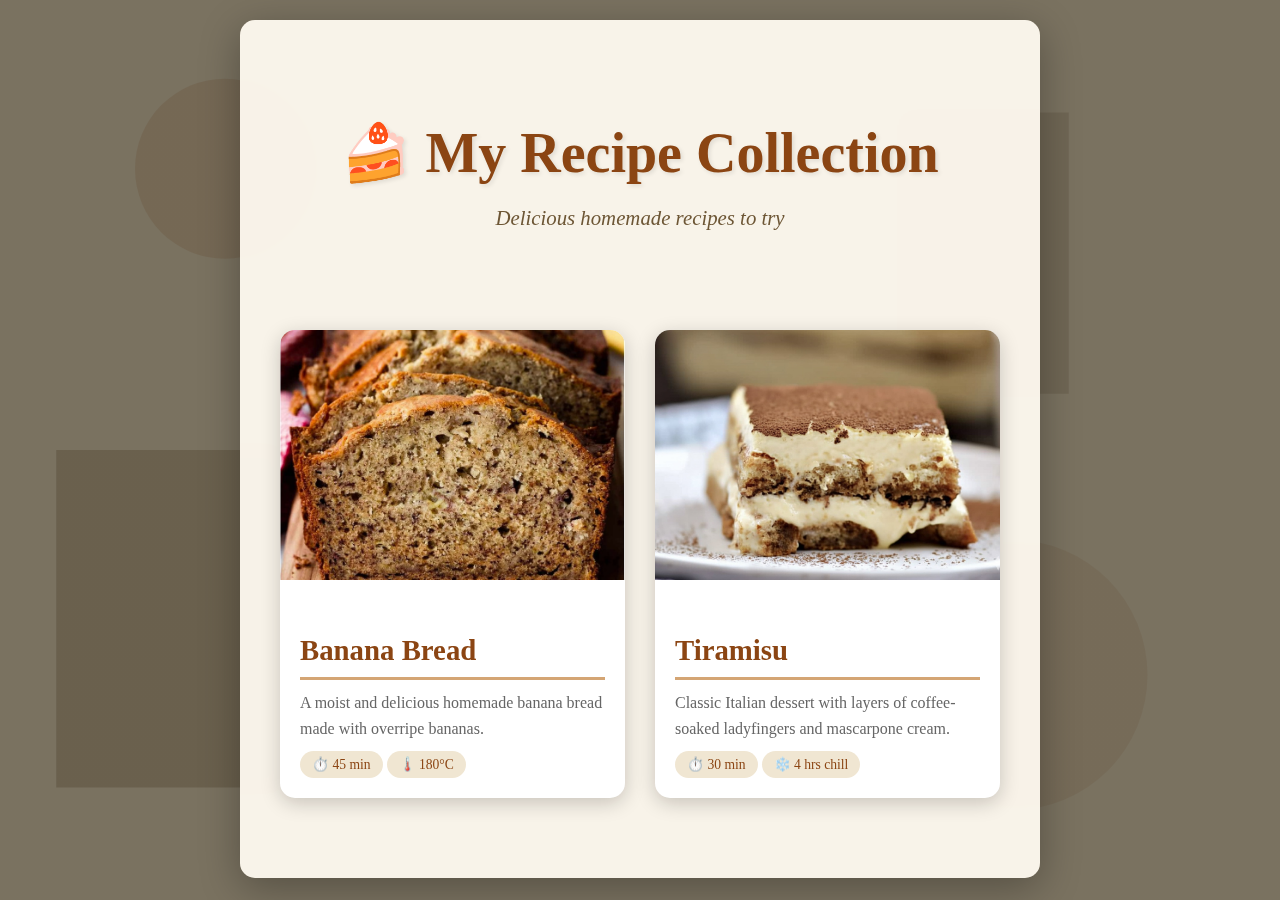
<file: index.html>
<!DOCTYPE html>
<html lang="en">
<head>
    <meta charset="UTF-8">
    <meta name="viewport" content="width=device-width, initial-scale=1.0">
    <title>My Recipe Collection</title>
    <link rel="stylesheet" href="css/styles.css">
    <style>
        .recipe-grid {
            display: grid;
            grid-template-columns: repeat(auto-fit, minmax(300px, 1fr));
            gap: 30px;
            margin: 40px 0;
        }

        .recipe-card {
            background: white;
            border-radius: 15px;
            overflow: hidden;
            box-shadow: 0 5px 20px rgba(0, 0, 0, 0.2);
            transition: transform 0.3s ease, box-shadow 0.3s ease;
            text-decoration: none;
            color: inherit;
        }

        .recipe-card:hover {
            transform: translateY(-5px);
            box-shadow: 0 10px 30px rgba(0, 0, 0, 0.3);
        }

        .recipe-card img {
            width: 100%;
            height: 250px;
            object-fit: cover;
        }

        .recipe-card-content {
            padding: 20px;
        }

        .recipe-card h2 {
            color: #8b4513;
            margin-bottom: 10px;
            font-size: 1.8em;
        }

        .recipe-card p {
            color: #666;
            line-height: 1.6;
        }

        .recipe-tag {
            display: inline-block;
            background: #f0e6d2;
            padding: 5px 12px;
            border-radius: 20px;
            font-size: 0.85em;
            margin-top: 10px;
            color: #8b4513;
        }

        .hero {
            text-align: center;
            padding: 60px 20px;
        }

        .hero h1 {
            font-size: 3.5em;
            color: #8b4513;
            margin-bottom: 20px;
            text-shadow: 2px 2px 4px rgba(0, 0, 0, 0.1);
        }

        .hero p {
            font-size: 1.3em;
            color: #6d5635;
            font-style: italic;
        }
    </style>
</head>
<body>
    <div class="container">
        <div class="hero">
            <h1>🍰 My Recipe Collection</h1>
            <p>Delicious homemade recipes to try</p>
        </div>

        <div class="recipe-grid">
            <a href="recipes/banana-bread.html" class="recipe-card">
                <img src="images/banana_bread.jpg" alt="Banana Bread">
                <div class="recipe-card-content">
                    <h2>Banana Bread</h2>
                    <p>A moist and delicious homemade banana bread made with overripe bananas.</p>
                    <span class="recipe-tag">⏱️ 45 min</span>
                    <span class="recipe-tag">🌡️ 180°C</span>
                </div>
            </a>

            <a href="recipes/tiramisu.html" class="recipe-card">
                <img src="images/tiramisu.jpg" alt="Tiramisu">
                <div class="recipe-card-content">
                    <h2>Tiramisu</h2>
                    <p>Classic Italian dessert with layers of coffee-soaked ladyfingers and mascarpone cream.</p>
                    <span class="recipe-tag">⏱️ 30 min</span>
                    <span class="recipe-tag">❄️ 4 hrs chill</span>
                </div>
            </a>
        </div>
    </div>
</body>
</html>
</file>
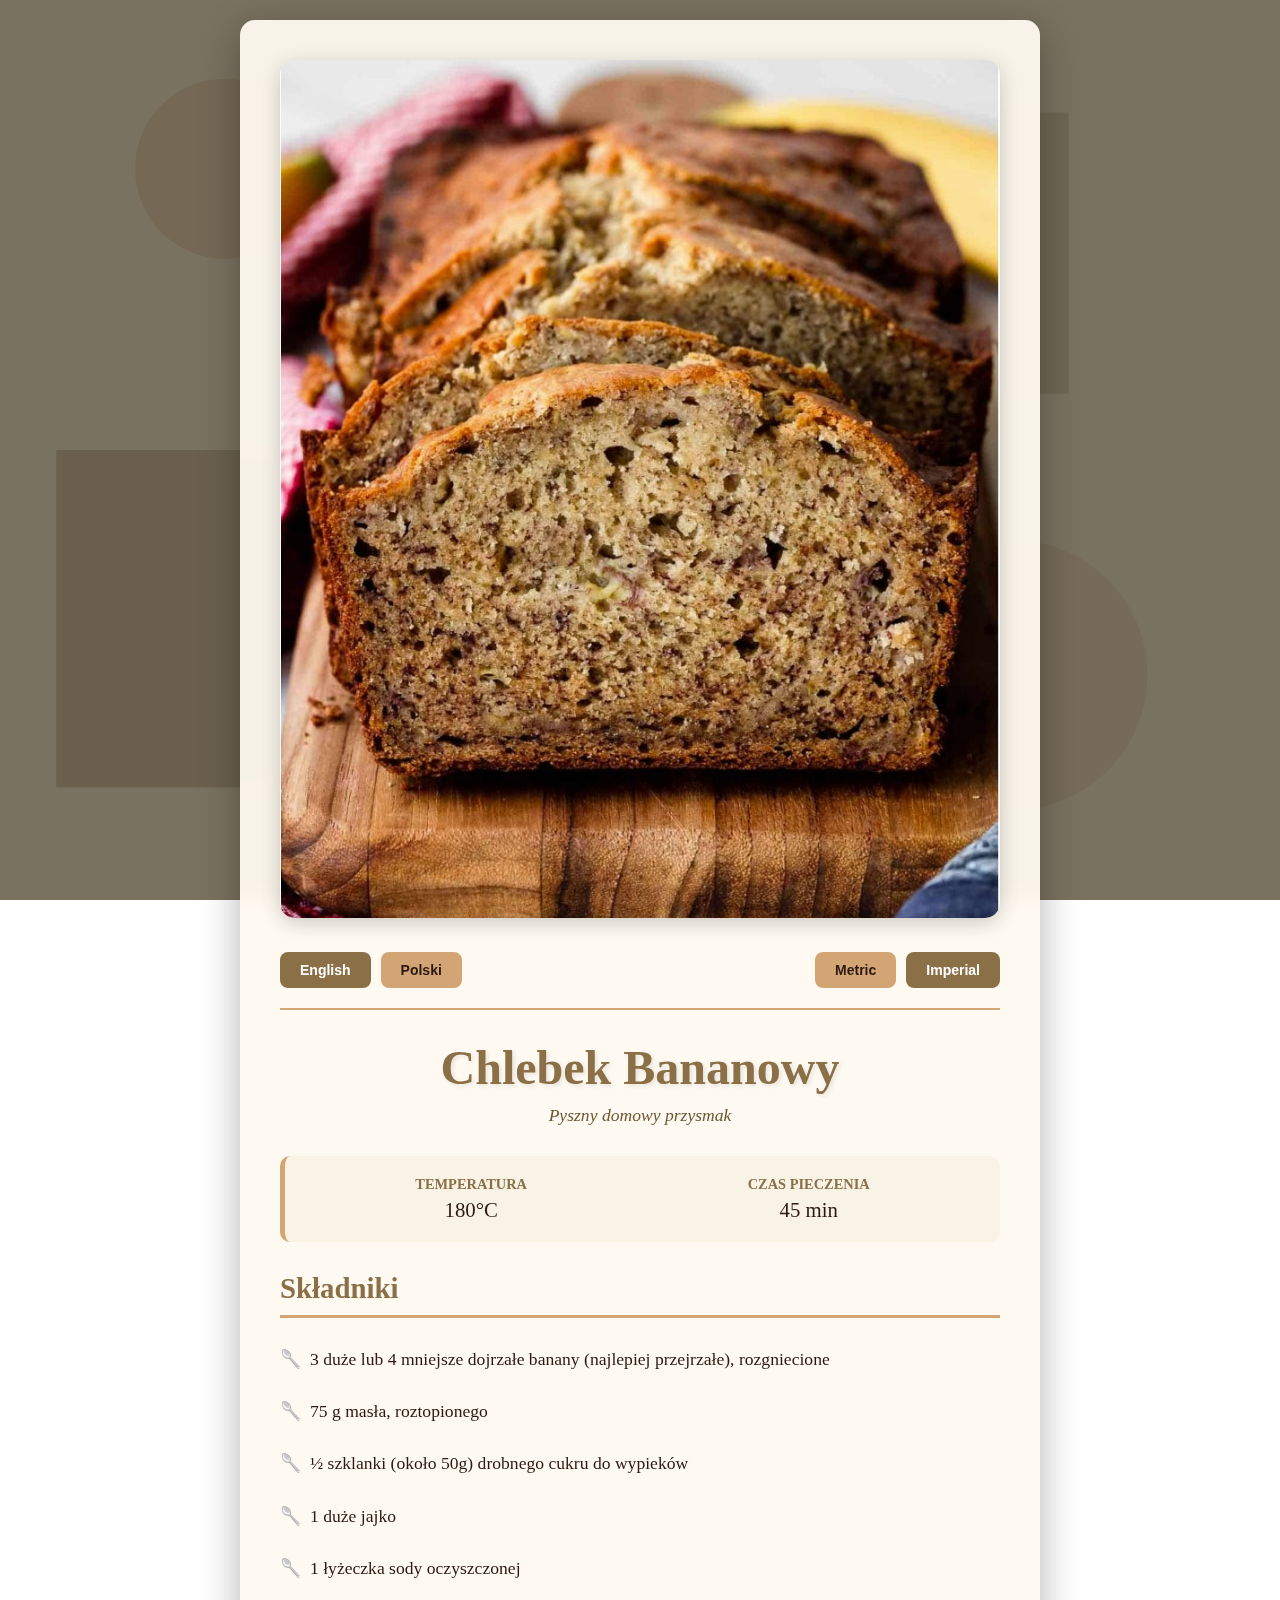
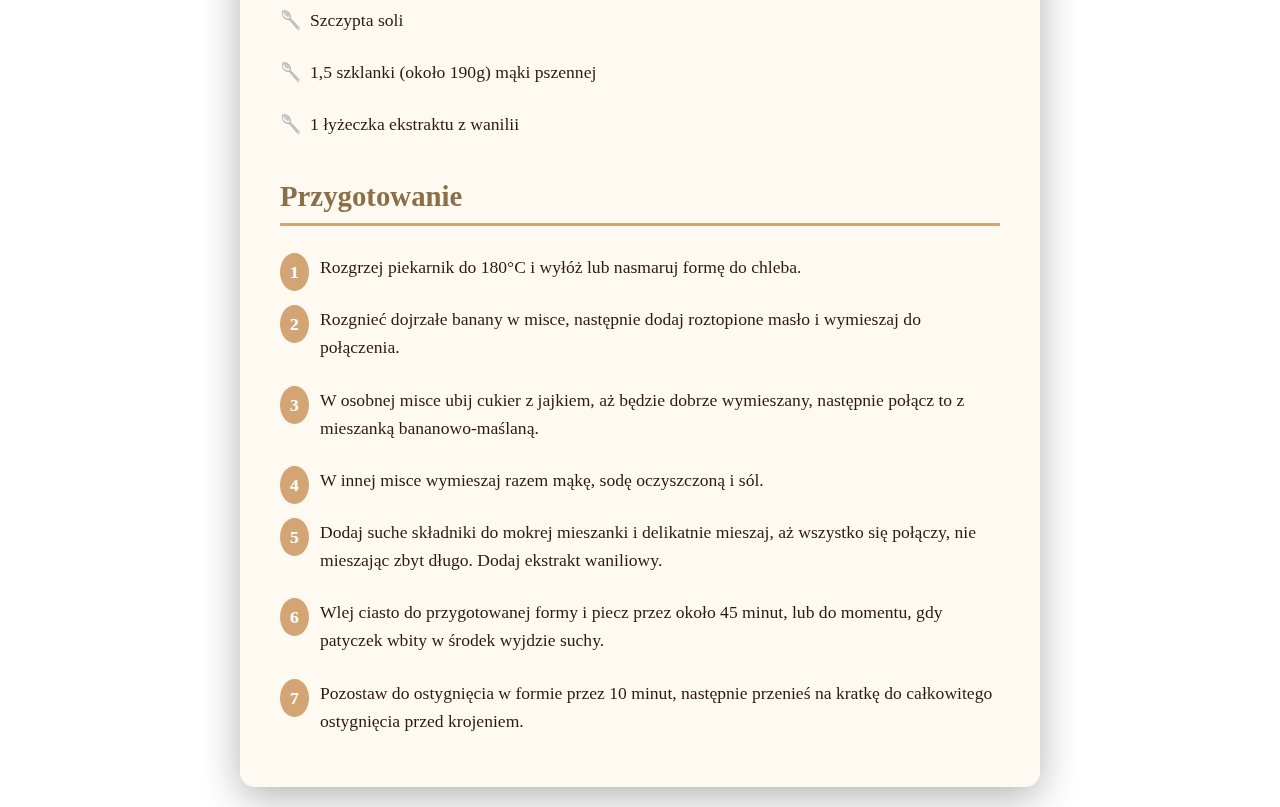
<file: index (1).html>
<!DOCTYPE html>
<html lang="en">
<head>
    <meta charset="UTF-8">
    <meta name="viewport" content="width=device-width, initial-scale=1.0">
    <title>Banana Bread Recipe</title>
    <style>
        * {
            margin: 0;
            padding: 0;
            box-sizing: border-box;
        }

        body {
            font-family: 'Georgia', serif;
            background: linear-gradient(rgba(0, 0, 0, 0.5), rgba(0, 0, 0, 0.5)),
                        url('data:image/svg+xml,<svg xmlns="http://www.w3.org/2000/svg" viewBox="0 0 1200 800"><rect fill="%23f4e4c1" width="1200" height="800"/><circle cx="200" cy="150" r="80" fill="%23d4a574" opacity="0.3"/><circle cx="900" cy="600" r="120" fill="%23d4a574" opacity="0.2"/><rect x="50" y="400" width="200" height="300" fill="%238b6f47" opacity="0.3"/><rect x="800" y="100" width="150" height="250" fill="%238b6f47" opacity="0.2"/></svg>');
            background-size: cover;
            background-attachment: fixed;
            color: #2c1810;
            min-height: 100vh;
            padding: 20px;
        }

        .container {
            max-width: 800px;
            margin: 0 auto;
            background: rgba(255, 250, 240, 0.95);
            padding: 40px;
            border-radius: 15px;
            box-shadow: 0 10px 40px rgba(0, 0, 0, 0.3);
            backdrop-filter: blur(10px);
        }

        .hero-image {
            width: 100%;
            height: auto;
            border-radius: 15px;
            margin-bottom: 30px;
            box-shadow: 0 5px 20px rgba(0, 0, 0, 0.2);
        }

        .controls {
            display: flex;
            justify-content: space-between;
            gap: 15px;
            margin-bottom: 30px;
            padding-bottom: 20px;
            border-bottom: 2px solid #d4a574;
        }

        .control-group {
            display: flex;
            gap: 10px;
            align-items: center;
        }

        button {
            padding: 10px 20px;
            border: none;
            background: #8b6f47;
            color: white;
            border-radius: 8px;
            cursor: pointer;
            font-size: 14px;
            font-weight: bold;
            transition: all 0.3s ease;
            white-space: nowrap;
        }

        button:hover {
            background: #6d5635;
            transform: translateY(-2px);
            box-shadow: 0 4px 8px rgba(0, 0, 0, 0.2);
        }

        button.active {
            background: #d4a574;
            color: #2c1810;
        }

        h1 {
            font-size: 3em;
            color: #8b6f47;
            text-align: center;
            margin-bottom: 10px;
            text-shadow: 2px 2px 4px rgba(0, 0, 0, 0.1);
        }

        .subtitle {
            text-align: center;
            font-style: italic;
            color: #6d5635;
            margin-bottom: 30px;
            font-size: 1.1em;
        }

        h2 {
            font-size: 1.8em;
            color: #8b6f47;
            margin-top: 30px;
            margin-bottom: 15px;
            border-bottom: 3px solid #d4a574;
            padding-bottom: 10px;
        }

        .recipe-info {
            display: flex;
            justify-content: space-around;
            background: #f9f3e6;
            padding: 20px;
            border-radius: 10px;
            margin-bottom: 30px;
            border-left: 5px solid #d4a574;
        }

        .info-item {
            text-align: center;
        }

        .info-item .label {
            font-weight: bold;
            color: #8b6f47;
            font-size: 0.9em;
            text-transform: uppercase;
        }

        .info-item .value {
            font-size: 1.3em;
            color: #2c1810;
            margin-top: 5px;
        }

        ul {
            list-style: none;
            padding-left: 0;
        }

        li {
            padding: 12px 0;
            padding-left: 30px;
            position: relative;
            line-height: 1.6;
            font-size: 1.1em;
        }

        li:before {
            content: "🥄";
            position: absolute;
            left: 0;
        }

        .instructions li {
            counter-increment: step-counter;
            padding-left: 40px;
        }

        .instructions li:before {
            content: counter(step-counter);
            background: #d4a574;
            color: white;
            font-weight: bold;
            padding: 5px 10px;
            border-radius: 50%;
            margin-right: 10px;
            position: absolute;
            left: 0;
        }

        .instructions {
            counter-reset: step-counter;
        }

        @media (max-width: 600px) {
            .container {
                padding: 20px;
            }

            h1 {
                font-size: 2em;
            }

            .recipe-info {
                flex-direction: column;
                gap: 15px;
            }

            button {
                padding: 8px 12px;
                font-size: 12px;
            }

            .control-group {
                gap: 5px;
            }

            .controls {
                gap: 10px;
            }
        }
    </style>
</head>
<body>
    <div class="container">
        <img src="banana_bread.jpg" alt="Sliced banana bread" class="hero-image">

        <div class="controls">
            <div class="control-group">
                <button onclick="setLanguage('en')" id="btn-en">English</button>
                <button onclick="setLanguage('pl')" id="btn-pl" class="active">Polski</button>
            </div>
            <div class="control-group">
                <button onclick="setUnit('metric')" id="btn-metric" class="active">Metric</button>
                <button onclick="setUnit('imperial')" id="btn-imperial">Imperial</button>
            </div>
        </div>

        <h1 id="title">Banana Bread</h1>
        <p class="subtitle" id="subtitle">A delicious homemade treat</p>

        <div class="recipe-info">
            <div class="info-item">
                <div class="label" id="label-temp">Temperature</div>
                <div class="value" id="value-temp">180°C</div>
            </div>
            <div class="info-item">
                <div class="label" id="label-time">Baking Time</div>
                <div class="value" id="value-time">45 min</div>
            </div>
        </div>

        <h2 id="ingredients-title">Ingredients</h2>
        <ul id="ingredients-list"></ul>

        <h2 id="instructions-title">Instructions</h2>
        <ul class="instructions" id="instructions-list"></ul>
    </div>

    <script>
        const translations = {
            en: {
                title: "Banana Bread",
                subtitle: "A delicious homemade treat",
                ingredientsTitle: "Ingredients",
                instructionsTitle: "Instructions",
                labelTemp: "Temperature",
                labelTime: "Baking Time",
                ingredients: {
                    metric: [
                        "3 large or 4 small ripe bananas (preferably overripe), mashed",
                        "75 g melted butter",
                        "½ glass (about 50g) fine sugar for baking",
                        "1 large egg",
                        "1 teaspoon baking soda",
                        "Pinch of salt",
                        "1.5 cups (about 190g) wheat flour",
                        "1 teaspoon vanilla extract"
                    ],
                    imperial: [
                        "3 large or 4 small ripe bananas (preferably overripe), mashed",
                        "⅓ cup (5 tbsp) melted butter",
                        "¼ cup fine sugar for baking",
                        "1 large egg",
                        "1 teaspoon baking soda",
                        "Pinch of salt",
                        "1.5 cups wheat flour",
                        "1 teaspoon vanilla extract"
                    ]
                },
                instructions: [
                    "Preheat the oven to {temp} and line or grease a loaf pan.",
                    "Mash the ripe bananas in a bowl, then add the melted butter and mix until combined.",
                    "In a separate bowl, whisk the sugar with the egg until well mixed, then combine this with the banana-butter mixture.",
                    "In another bowl, mix together the flour, baking soda, and salt.",
                    "Add the dry ingredients to the wet mixture and stir gently just until everything is incorporated, without overmixing. Stir in the vanilla extract.",
                    "Pour the batter into the prepared pan and bake for about 45 minutes, or until a toothpick inserted in the center comes out clean.",
                    "Allow to cool in the pan for 10 minutes, then transfer to a wire rack to cool completely before slicing."
                ],
                temp: {
                    metric: "180°C",
                    imperial: "350°F"
                }
            },
            pl: {
                title: "Chlebek Bananowy",
                subtitle: "Pyszny domowy przysmak",
                ingredientsTitle: "Składniki",
                instructionsTitle: "Przygotowanie",
                labelTemp: "Temperatura",
                labelTime: "Czas pieczenia",
                ingredients: {
                    metric: [
                        "3 duże lub 4 mniejsze dojrzałe banany (najlepiej przejrzałe), rozgniecione",
                        "75 g masła, roztopionego",
                        "½ szklanki (około 50g) drobnego cukru do wypieków",
                        "1 duże jajko",
                        "1 łyżeczka sody oczyszczonej",
                        "Szczypta soli",
                        "1,5 szklanki (około 190g) mąki pszennej",
                        "1 łyżeczka ekstraktu z wanilii"
                    ],
                    imperial: [
                        "3 duże lub 4 mniejsze dojrzałe banany (najlepiej przejrzałe), rozgniecione",
                        "⅓ filiżanki (5 łyżek) roztopionego masła",
                        "¼ filiżanki drobnego cukru do wypieków",
                        "1 duże jajko",
                        "1 łyżeczka sody oczyszczonej",
                        "Szczypta soli",
                        "1,5 filiżanki mąki pszennej",
                        "1 łyżeczka ekstraktu z wanilii"
                    ]
                },
                instructions: [
                    "Rozgrzej piekarnik do {temp} i wyłóż lub nasmaruj formę do chleba.",
                    "Rozgnieć dojrzałe banany w misce, następnie dodaj roztopione masło i wymieszaj do połączenia.",
                    "W osobnej misce ubij cukier z jajkiem, aż będzie dobrze wymieszany, następnie połącz to z mieszanką bananowo-maślaną.",
                    "W innej misce wymieszaj razem mąkę, sodę oczyszczoną i sól.",
                    "Dodaj suche składniki do mokrej mieszanki i delikatnie mieszaj, aż wszystko się połączy, nie mieszając zbyt długo. Dodaj ekstrakt waniliowy.",
                    "Wlej ciasto do przygotowanej formy i piecz przez około 45 minut, lub do momentu, gdy patyczek wbity w środek wyjdzie suchy.",
                    "Pozostaw do ostygnięcia w formie przez 10 minut, następnie przenieś na kratkę do całkowitego ostygnięcia przed krojeniem."
                ],
                temp: {
                    metric: "180°C",
                    imperial: "350°F"
                }
            }
        };

        let currentLang = 'pl';
        let currentUnit = 'metric';

        function setLanguage(lang) {
            currentLang = lang;
            document.getElementById('btn-en').classList.toggle('active', lang === 'en');
            document.getElementById('btn-pl').classList.toggle('active', lang === 'pl');
            updateContent();
        }

        function setUnit(unit) {
            currentUnit = unit;
            document.getElementById('btn-metric').classList.toggle('active', unit === 'metric');
            document.getElementById('btn-imperial').classList.toggle('active', unit === 'imperial');
            updateContent();
        }

        function updateContent() {
            const t = translations[currentLang];

            document.getElementById('title').textContent = t.title;
            document.getElementById('subtitle').textContent = t.subtitle;
            document.getElementById('ingredients-title').textContent = t.ingredientsTitle;
            document.getElementById('instructions-title').textContent = t.instructionsTitle;
            document.getElementById('label-temp').textContent = t.labelTemp;
            document.getElementById('label-time').textContent = t.labelTime;
            document.getElementById('value-temp').textContent = t.temp[currentUnit];

            const ingredientsList = document.getElementById('ingredients-list');
            ingredientsList.innerHTML = '';
            t.ingredients[currentUnit].forEach(ingredient => {
                const li = document.createElement('li');
                li.textContent = ingredient;
                ingredientsList.appendChild(li);
            });

            const instructionsList = document.getElementById('instructions-list');
            instructionsList.innerHTML = '';
            t.instructions.forEach(instruction => {
                const li = document.createElement('li');
                li.textContent = instruction.replace('{temp}', t.temp[currentUnit]);
                instructionsList.appendChild(li);
            });
        }

        updateContent();
    </script>
</body>
</html>
</file>
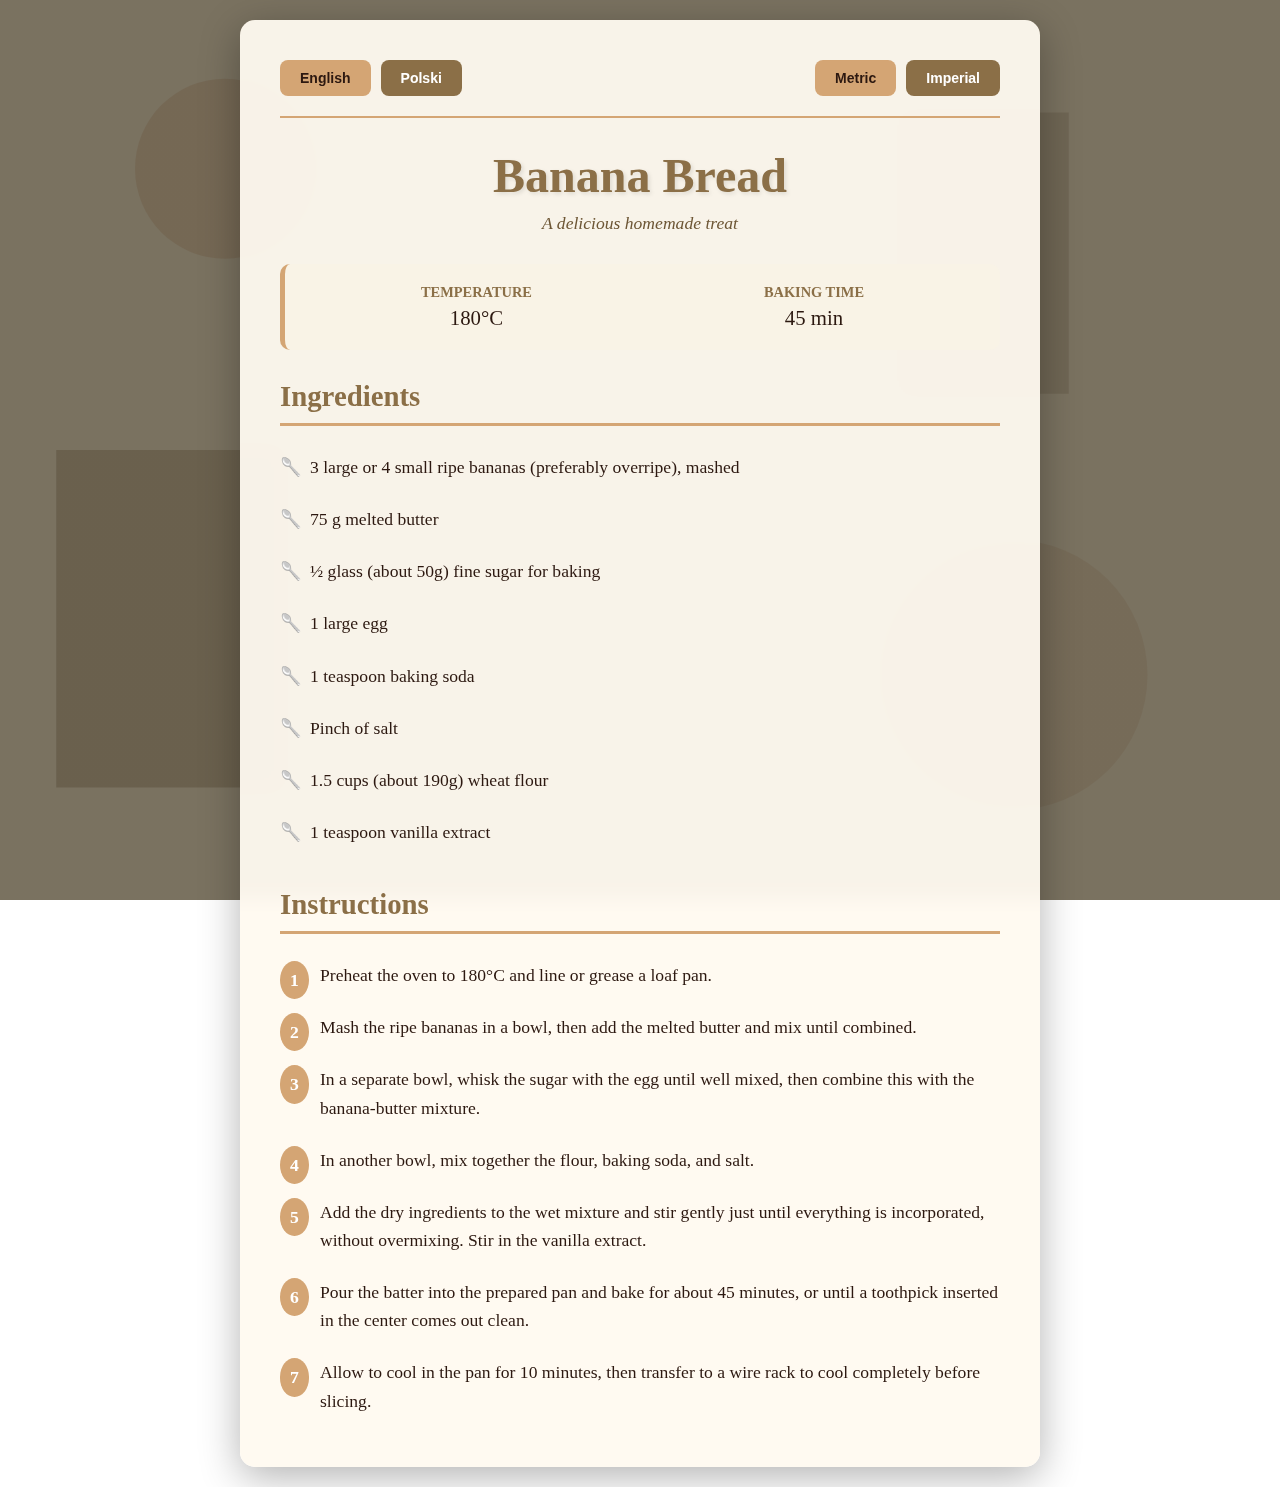
<file: index_old.html>
<!DOCTYPE html>
<html lang="en">
<head>
    <meta charset="UTF-8">
    <meta name="viewport" content="width=device-width, initial-scale=1.0">
    <title>Banana Bread Recipe</title>
    <style>
        * {
            margin: 0;
            padding: 0;
            box-sizing: border-box;
        }

        body {
            font-family: 'Georgia', serif;
            background: linear-gradient(rgba(0, 0, 0, 0.5), rgba(0, 0, 0, 0.5)),
                        url('data:image/svg+xml,<svg xmlns="http://www.w3.org/2000/svg" viewBox="0 0 1200 800"><rect fill="%23f4e4c1" width="1200" height="800"/><circle cx="200" cy="150" r="80" fill="%23d4a574" opacity="0.3"/><circle cx="900" cy="600" r="120" fill="%23d4a574" opacity="0.2"/><rect x="50" y="400" width="200" height="300" fill="%238b6f47" opacity="0.3"/><rect x="800" y="100" width="150" height="250" fill="%238b6f47" opacity="0.2"/></svg>');
            background-size: cover;
            background-attachment: fixed;
            color: #2c1810;
            min-height: 100vh;
            padding: 20px;
        }

        .container {
            max-width: 800px;
            margin: 0 auto;
            background: rgba(255, 250, 240, 0.95);
            padding: 40px;
            border-radius: 15px;
            box-shadow: 0 10px 40px rgba(0, 0, 0, 0.3);
            backdrop-filter: blur(10px);
        }

        .controls {
            display: flex;
            justify-content: space-between;
            flex-wrap: wrap;
            gap: 15px;
            margin-bottom: 30px;
            padding-bottom: 20px;
            border-bottom: 2px solid #d4a574;
        }

        .control-group {
            display: flex;
            gap: 10px;
            align-items: center;
        }

        button {
            padding: 10px 20px;
            border: none;
            background: #8b6f47;
            color: white;
            border-radius: 8px;
            cursor: pointer;
            font-size: 14px;
            font-weight: bold;
            transition: all 0.3s ease;
        }

        button:hover {
            background: #6d5635;
            transform: translateY(-2px);
            box-shadow: 0 4px 8px rgba(0, 0, 0, 0.2);
        }

        button.active {
            background: #d4a574;
            color: #2c1810;
        }

        h1 {
            font-size: 3em;
            color: #8b6f47;
            text-align: center;
            margin-bottom: 10px;
            text-shadow: 2px 2px 4px rgba(0, 0, 0, 0.1);
        }

        .subtitle {
            text-align: center;
            font-style: italic;
            color: #6d5635;
            margin-bottom: 30px;
            font-size: 1.1em;
        }

        h2 {
            font-size: 1.8em;
            color: #8b6f47;
            margin-top: 30px;
            margin-bottom: 15px;
            border-bottom: 3px solid #d4a574;
            padding-bottom: 10px;
        }

        .recipe-info {
            display: flex;
            justify-content: space-around;
            background: #f9f3e6;
            padding: 20px;
            border-radius: 10px;
            margin-bottom: 30px;
            border-left: 5px solid #d4a574;
        }

        .info-item {
            text-align: center;
        }

        .info-item .label {
            font-weight: bold;
            color: #8b6f47;
            font-size: 0.9em;
            text-transform: uppercase;
        }

        .info-item .value {
            font-size: 1.3em;
            color: #2c1810;
            margin-top: 5px;
        }

        ul {
            list-style: none;
            padding-left: 0;
        }

        li {
            padding: 12px 0;
            padding-left: 30px;
            position: relative;
            line-height: 1.6;
            font-size: 1.1em;
        }

        li:before {
            content: "🥄";
            position: absolute;
            left: 0;
        }

        .instructions li {
            counter-increment: step-counter;
            padding-left: 40px;
        }

        .instructions li:before {
            content: counter(step-counter);
            background: #d4a574;
            color: white;
            font-weight: bold;
            padding: 5px 10px;
            border-radius: 50%;
            margin-right: 10px;
            position: absolute;
            left: 0;
        }

        .instructions {
            counter-reset: step-counter;
        }

        @media (max-width: 600px) {
            .container {
                padding: 20px;
            }

            h1 {
                font-size: 2em;
            }

            .recipe-info {
                flex-direction: column;
                gap: 15px;
            }

            .controls {
                flex-direction: column;
            }
        }
    </style>
</head>
<body>
    <div class="container">
        <div class="controls">
            <div class="control-group">
                <button onclick="setLanguage('en')" id="btn-en" class="active">English</button>
                <button onclick="setLanguage('pl')" id="btn-pl">Polski</button>
            </div>
            <div class="control-group">
                <button onclick="setUnit('metric')" id="btn-metric" class="active">Metric</button>
                <button onclick="setUnit('imperial')" id="btn-imperial">Imperial</button>
            </div>
        </div>

        <h1 id="title">Banana Bread</h1>
        <p class="subtitle" id="subtitle">A delicious homemade treat</p>

        <div class="recipe-info">
            <div class="info-item">
                <div class="label" id="label-temp">Temperature</div>
                <div class="value" id="value-temp">180°C</div>
            </div>
            <div class="info-item">
                <div class="label" id="label-time">Baking Time</div>
                <div class="value" id="value-time">45 min</div>
            </div>
        </div>

        <h2 id="ingredients-title">Ingredients</h2>
        <ul id="ingredients-list"></ul>

        <h2 id="instructions-title">Instructions</h2>
        <ul class="instructions" id="instructions-list"></ul>
    </div>

    <script>
        const translations = {
            en: {
                title: "Banana Bread",
                subtitle: "A delicious homemade treat",
                ingredientsTitle: "Ingredients",
                instructionsTitle: "Instructions",
                labelTemp: "Temperature",
                labelTime: "Baking Time",
                ingredients: {
                    metric: [
                        "3 large or 4 small ripe bananas (preferably overripe), mashed",
                        "75 g melted butter",
                        "½ glass (about 50g) fine sugar for baking",
                        "1 large egg",
                        "1 teaspoon baking soda",
                        "Pinch of salt",
                        "1.5 cups (about 190g) wheat flour",
                        "1 teaspoon vanilla extract"
                    ],
                    imperial: [
                        "3 large or 4 small ripe bananas (preferably overripe), mashed",
                        "⅓ cup (5 tbsp) melted butter",
                        "¼ cup fine sugar for baking",
                        "1 large egg",
                        "1 teaspoon baking soda",
                        "Pinch of salt",
                        "1.5 cups wheat flour",
                        "1 teaspoon vanilla extract"
                    ]
                },
                instructions: [
                    "Preheat the oven to {temp} and line or grease a loaf pan.",
                    "Mash the ripe bananas in a bowl, then add the melted butter and mix until combined.",
                    "In a separate bowl, whisk the sugar with the egg until well mixed, then combine this with the banana-butter mixture.",
                    "In another bowl, mix together the flour, baking soda, and salt.",
                    "Add the dry ingredients to the wet mixture and stir gently just until everything is incorporated, without overmixing. Stir in the vanilla extract.",
                    "Pour the batter into the prepared pan and bake for about 45 minutes, or until a toothpick inserted in the center comes out clean.",
                    "Allow to cool in the pan for 10 minutes, then transfer to a wire rack to cool completely before slicing."
                ],
                temp: {
                    metric: "180°C",
                    imperial: "350°F"
                }
            },
            pl: {
                title: "Chlebek Bananowy",
                subtitle: "Pyszny domowy przysmak",
                ingredientsTitle: "Składniki",
                instructionsTitle: "Przygotowanie",
                labelTemp: "Temperatura",
                labelTime: "Czas pieczenia",
                ingredients: {
                    metric: [
                        "3 duże lub 4 mniejsze dojrzałe banany (najlepiej przejrzałe), rozgniecione",
                        "75 g masła, roztopionego",
                        "½ szklanki (około 50g) drobnego cukru do wypieków",
                        "1 duże jajko",
                        "1 łyżeczka sody oczyszczonej",
                        "Szczypta soli",
                        "1,5 szklanki (około 190g) mąki pszennej",
                        "1 łyżeczka ekstraktu z wanilii"
                    ],
                    imperial: [
                        "3 duże lub 4 mniejsze dojrzałe banany (najlepiej przejrzałe), rozgniecione",
                        "⅓ filiżanki (5 łyżek) roztopionego masła",
                        "¼ filiżanki drobnego cukru do wypieków",
                        "1 duże jajko",
                        "1 łyżeczka sody oczyszczonej",
                        "Szczypta soli",
                        "1,5 filiżanki mąki pszennej",
                        "1 łyżeczka ekstraktu z wanilii"
                    ]
                },
                instructions: [
                    "Rozgrzej piekarnik do {temp} i wyłóż lub nasmaruj formę do chleba.",
                    "Rozgnieć dojrzałe banany w misce, następnie dodaj roztopione masło i wymieszaj do połączenia.",
                    "W osobnej misce ubij cukier z jajkiem, aż będzie dobrze wymieszany, następnie połącz to z mieszanką bananowo-maślaną.",
                    "W innej misce wymieszaj razem mąkę, sodę oczyszczoną i sól.",
                    "Dodaj suche składniki do mokrej mieszanki i delikatnie mieszaj, aż wszystko się połączy, nie mieszając zbyt długo. Dodaj ekstrakt waniliowy.",
                    "Wlej ciasto do przygotowanej formy i piecz przez około 45 minut, lub do momentu, gdy patyczek wbity w środek wyjdzie suchy.",
                    "Pozostaw do ostygnięcia w formie przez 10 minut, następnie przenieś na kratkę do całkowitego ostygnięcia przed krojeniem."
                ],
                temp: {
                    metric: "180°C",
                    imperial: "350°F"
                }
            }
        };

        let currentLang = 'en';
        let currentUnit = 'metric';

        function setLanguage(lang) {
            currentLang = lang;
            document.getElementById('btn-en').classList.toggle('active', lang === 'en');
            document.getElementById('btn-pl').classList.toggle('active', lang === 'pl');
            updateContent();
        }

        function setUnit(unit) {
            currentUnit = unit;
            document.getElementById('btn-metric').classList.toggle('active', unit === 'metric');
            document.getElementById('btn-imperial').classList.toggle('active', unit === 'imperial');
            updateContent();
        }

        function updateContent() {
            const t = translations[currentLang];

            document.getElementById('title').textContent = t.title;
            document.getElementById('subtitle').textContent = t.subtitle;
            document.getElementById('ingredients-title').textContent = t.ingredientsTitle;
            document.getElementById('instructions-title').textContent = t.instructionsTitle;
            document.getElementById('label-temp').textContent = t.labelTemp;
            document.getElementById('label-time').textContent = t.labelTime;
            document.getElementById('value-temp').textContent = t.temp[currentUnit];

            const ingredientsList = document.getElementById('ingredients-list');
            ingredientsList.innerHTML = '';
            t.ingredients[currentUnit].forEach(ingredient => {
                const li = document.createElement('li');
                li.textContent = ingredient;
                ingredientsList.appendChild(li);
            });

            const instructionsList = document.getElementById('instructions-list');
            instructionsList.innerHTML = '';
            t.instructions.forEach(instruction => {
                const li = document.createElement('li');
                li.textContent = instruction.replace('{temp}', t.temp[currentUnit]);
                instructionsList.appendChild(li);
            });
        }

        updateContent();
    </script>
</body>
</html>
</file>
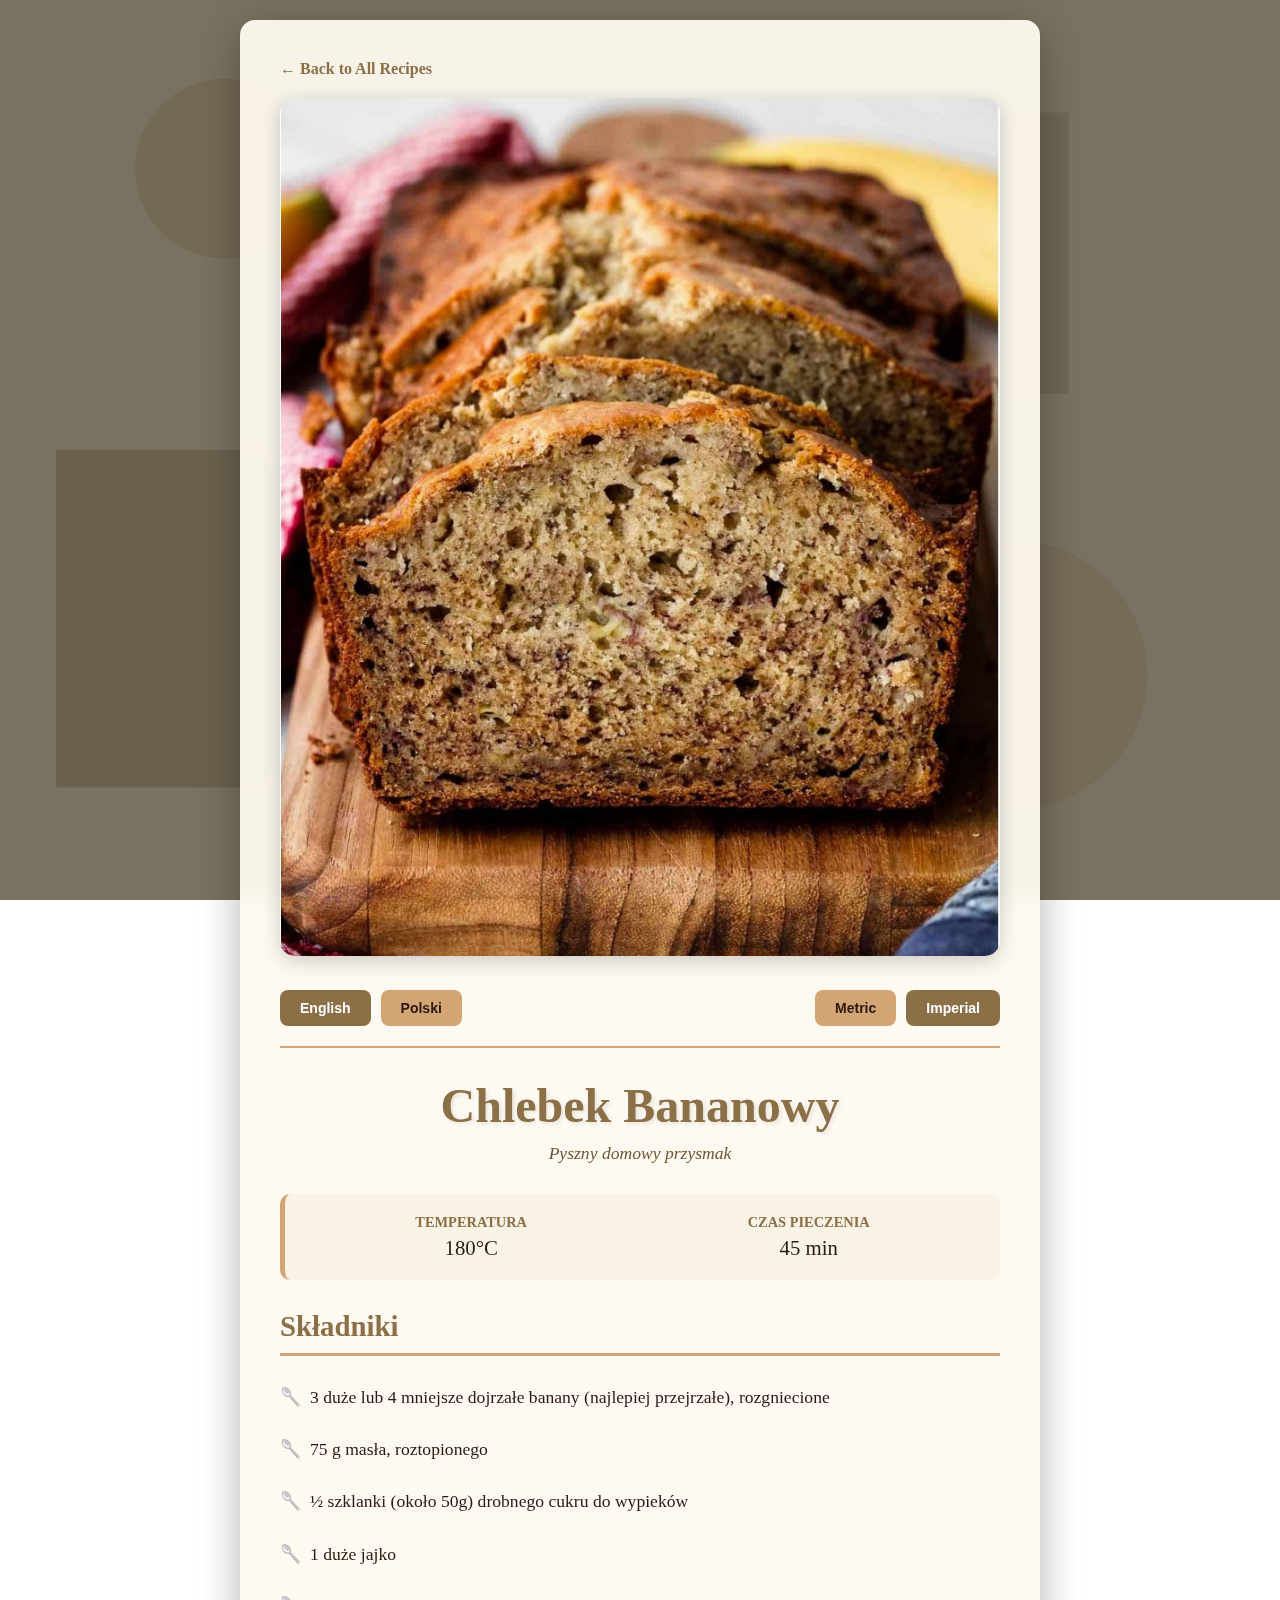
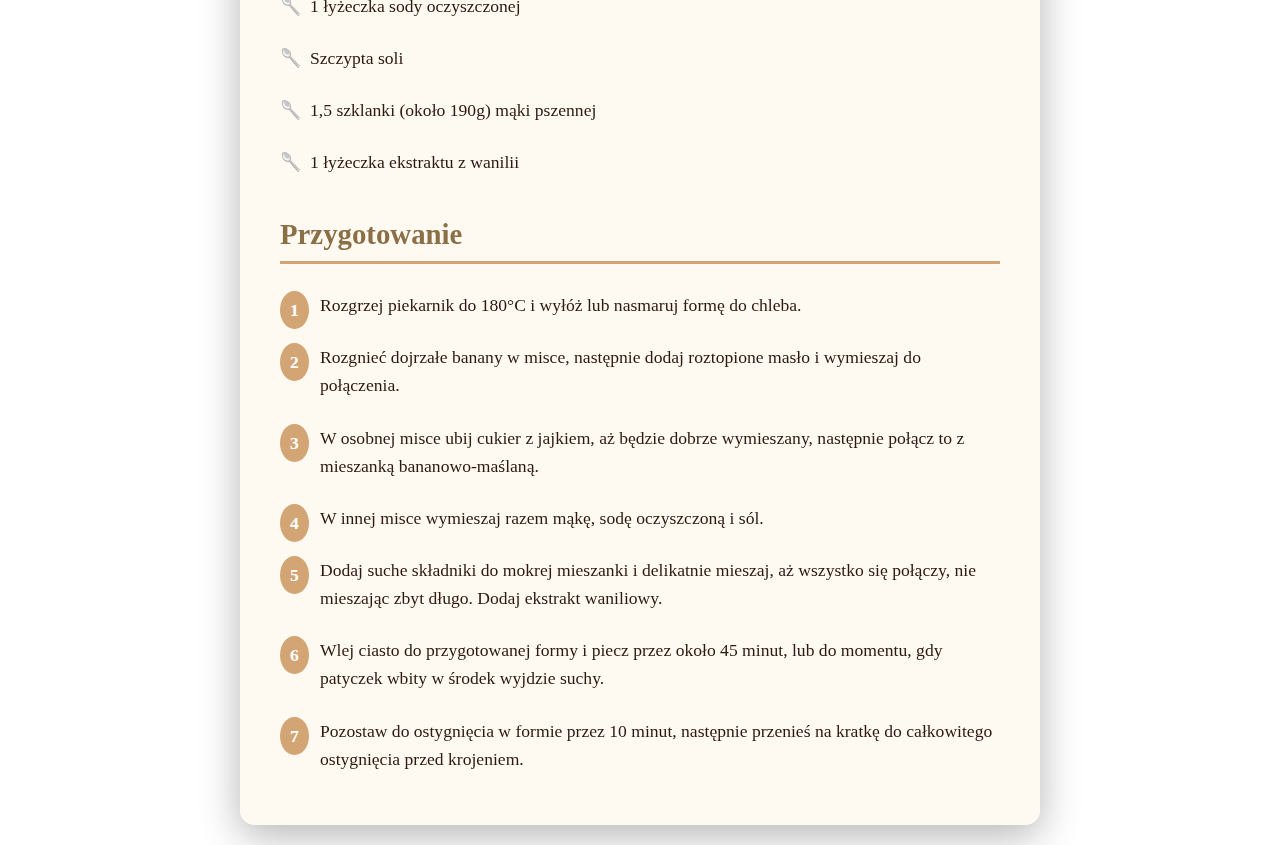
<file: recipes/banana-bread.html>
<!DOCTYPE html>
<html lang="en">
<head>
    <meta charset="UTF-8">
    <meta name="viewport" content="width=device-width, initial-scale=1.0">
    <title>Banana Bread Recipe</title>
    <link rel="stylesheet" href="../css/styles.css">
</head>
<body>
    <div class="container">
        <a href="../index.html" class="back-link">← Back to All Recipes</a>

        <img src="../images/banana_bread.jpg" alt="Sliced banana bread" class="hero-image">

        <div class="controls">
            <div class="control-group">
                <button onclick="setLanguage('en')" id="btn-en">English</button>
                <button onclick="setLanguage('pl')" id="btn-pl" class="active">Polski</button>
            </div>
            <div class="control-group">
                <button onclick="setUnit('metric')" id="btn-metric" class="active">Metric</button>
                <button onclick="setUnit('imperial')" id="btn-imperial">Imperial</button>
            </div>
        </div>

        <h1 id="title">Banana Bread</h1>
        <p class="subtitle" id="subtitle">A delicious homemade treat</p>

        <div class="recipe-info">
            <div class="info-item">
                <div class="label" id="label-temp">Temperature</div>
                <div class="value" id="value-temp">180°C</div>
            </div>
            <div class="info-item">
                <div class="label" id="label-time">Baking Time</div>
                <div class="value" id="value-time">45 min</div>
            </div>
        </div>

        <h2 id="ingredients-title">Ingredients</h2>
        <ul id="ingredients-list"></ul>

        <h2 id="instructions-title">Instructions</h2>
        <ul class="instructions" id="instructions-list"></ul>
    </div>

    <script>
        const translations = {
            en: {
                title: "Banana Bread",
                subtitle: "A delicious homemade treat",
                ingredientsTitle: "Ingredients",
                instructionsTitle: "Instructions",
                labelTemp: "Temperature",
                labelTime: "Baking Time",
                ingredients: {
                    metric: [
                        "3 large or 4 small ripe bananas (preferably overripe), mashed",
                        "75 g melted butter",
                        "½ glass (about 50g) fine sugar for baking",
                        "1 large egg",
                        "1 teaspoon baking soda",
                        "Pinch of salt",
                        "1.5 cups (about 190g) wheat flour",
                        "1 teaspoon vanilla extract"
                    ],
                    imperial: [
                        "3 large or 4 small ripe bananas (preferably overripe), mashed",
                        "⅓ cup (5 tbsp) melted butter",
                        "¼ cup fine sugar for baking",
                        "1 large egg",
                        "1 teaspoon baking soda",
                        "Pinch of salt",
                        "1.5 cups wheat flour",
                        "1 teaspoon vanilla extract"
                    ]
                },
                instructions: [
                    "Preheat the oven to {temp} and line or grease a loaf pan.",
                    "Mash the ripe bananas in a bowl, then add the melted butter and mix until combined.",
                    "In a separate bowl, whisk the sugar with the egg until well mixed, then combine this with the banana-butter mixture.",
                    "In another bowl, mix together the flour, baking soda, and salt.",
                    "Add the dry ingredients to the wet mixture and stir gently just until everything is incorporated, without overmixing. Stir in the vanilla extract.",
                    "Pour the batter into the prepared pan and bake for about 45 minutes, or until a toothpick inserted in the center comes out clean.",
                    "Allow to cool in the pan for 10 minutes, then transfer to a wire rack to cool completely before slicing."
                ],
                temp: {
                    metric: "180°C",
                    imperial: "350°F"
                }
            },
            pl: {
                title: "Chlebek Bananowy",
                subtitle: "Pyszny domowy przysmak",
                ingredientsTitle: "Składniki",
                instructionsTitle: "Przygotowanie",
                labelTemp: "Temperatura",
                labelTime: "Czas pieczenia",
                ingredients: {
                    metric: [
                        "3 duże lub 4 mniejsze dojrzałe banany (najlepiej przejrzałe), rozgniecione",
                        "75 g masła, roztopionego",
                        "½ szklanki (około 50g) drobnego cukru do wypieków",
                        "1 duże jajko",
                        "1 łyżeczka sody oczyszczonej",
                        "Szczypta soli",
                        "1,5 szklanki (około 190g) mąki pszennej",
                        "1 łyżeczka ekstraktu z wanilii"
                    ],
                    imperial: [
                        "3 duże lub 4 mniejsze dojrzałe banany (najlepiej przejrzałe), rozgniecione",
                        "⅓ filiżanki (5 łyżek) roztopionego masła",
                        "¼ filiżanki drobnego cukru do wypieków",
                        "1 duże jajko",
                        "1 łyżeczka sody oczyszczonej",
                        "Szczypta soli",
                        "1,5 filiżanki mąki pszennej",
                        "1 łyżeczka ekstraktu z wanilii"
                    ]
                },
                instructions: [
                    "Rozgrzej piekarnik do {temp} i wyłóż lub nasmaruj formę do chleba.",
                    "Rozgnieć dojrzałe banany w misce, następnie dodaj roztopione masło i wymieszaj do połączenia.",
                    "W osobnej misce ubij cukier z jajkiem, aż będzie dobrze wymieszany, następnie połącz to z mieszanką bananowo-maślaną.",
                    "W innej misce wymieszaj razem mąkę, sodę oczyszczoną i sól.",
                    "Dodaj suche składniki do mokrej mieszanki i delikatnie mieszaj, aż wszystko się połączy, nie mieszając zbyt długo. Dodaj ekstrakt waniliowy.",
                    "Wlej ciasto do przygotowanej formy i piecz przez około 45 minut, lub do momentu, gdy patyczek wbity w środek wyjdzie suchy.",
                    "Pozostaw do ostygnięcia w formie przez 10 minut, następnie przenieś na kratkę do całkowitego ostygnięcia przed krojeniem."
                ],
                temp: {
                    metric: "180°C",
                    imperial: "350°F"
                }
            }
        };

        let currentLang = 'pl';
        let currentUnit = 'metric';

        function setLanguage(lang) {
            currentLang = lang;
            document.getElementById('btn-en').classList.toggle('active', lang === 'en');
            document.getElementById('btn-pl').classList.toggle('active', lang === 'pl');
            updateContent();
        }

        function setUnit(unit) {
            currentUnit = unit;
            document.getElementById('btn-metric').classList.toggle('active', unit === 'metric');
            document.getElementById('btn-imperial').classList.toggle('active', unit === 'imperial');
            updateContent();
        }

        function updateContent() {
            const t = translations[currentLang];

            document.getElementById('title').textContent = t.title;
            document.getElementById('subtitle').textContent = t.subtitle;
            document.getElementById('ingredients-title').textContent = t.ingredientsTitle;
            document.getElementById('instructions-title').textContent = t.instructionsTitle;
            document.getElementById('label-temp').textContent = t.labelTemp;
            document.getElementById('label-time').textContent = t.labelTime;
            document.getElementById('value-temp').textContent = t.temp[currentUnit];

            const ingredientsList = document.getElementById('ingredients-list');
            ingredientsList.innerHTML = '';
            t.ingredients[currentUnit].forEach(ingredient => {
                const li = document.createElement('li');
                li.textContent = ingredient;
                ingredientsList.appendChild(li);
            });

            const instructionsList = document.getElementById('instructions-list');
            instructionsList.innerHTML = '';
            t.instructions.forEach(instruction => {
                const li = document.createElement('li');
                li.textContent = instruction.replace('{temp}', t.temp[currentUnit]);
                instructionsList.appendChild(li);
            });
        }

        updateContent();
    </script>
</body>
</html>
</file>
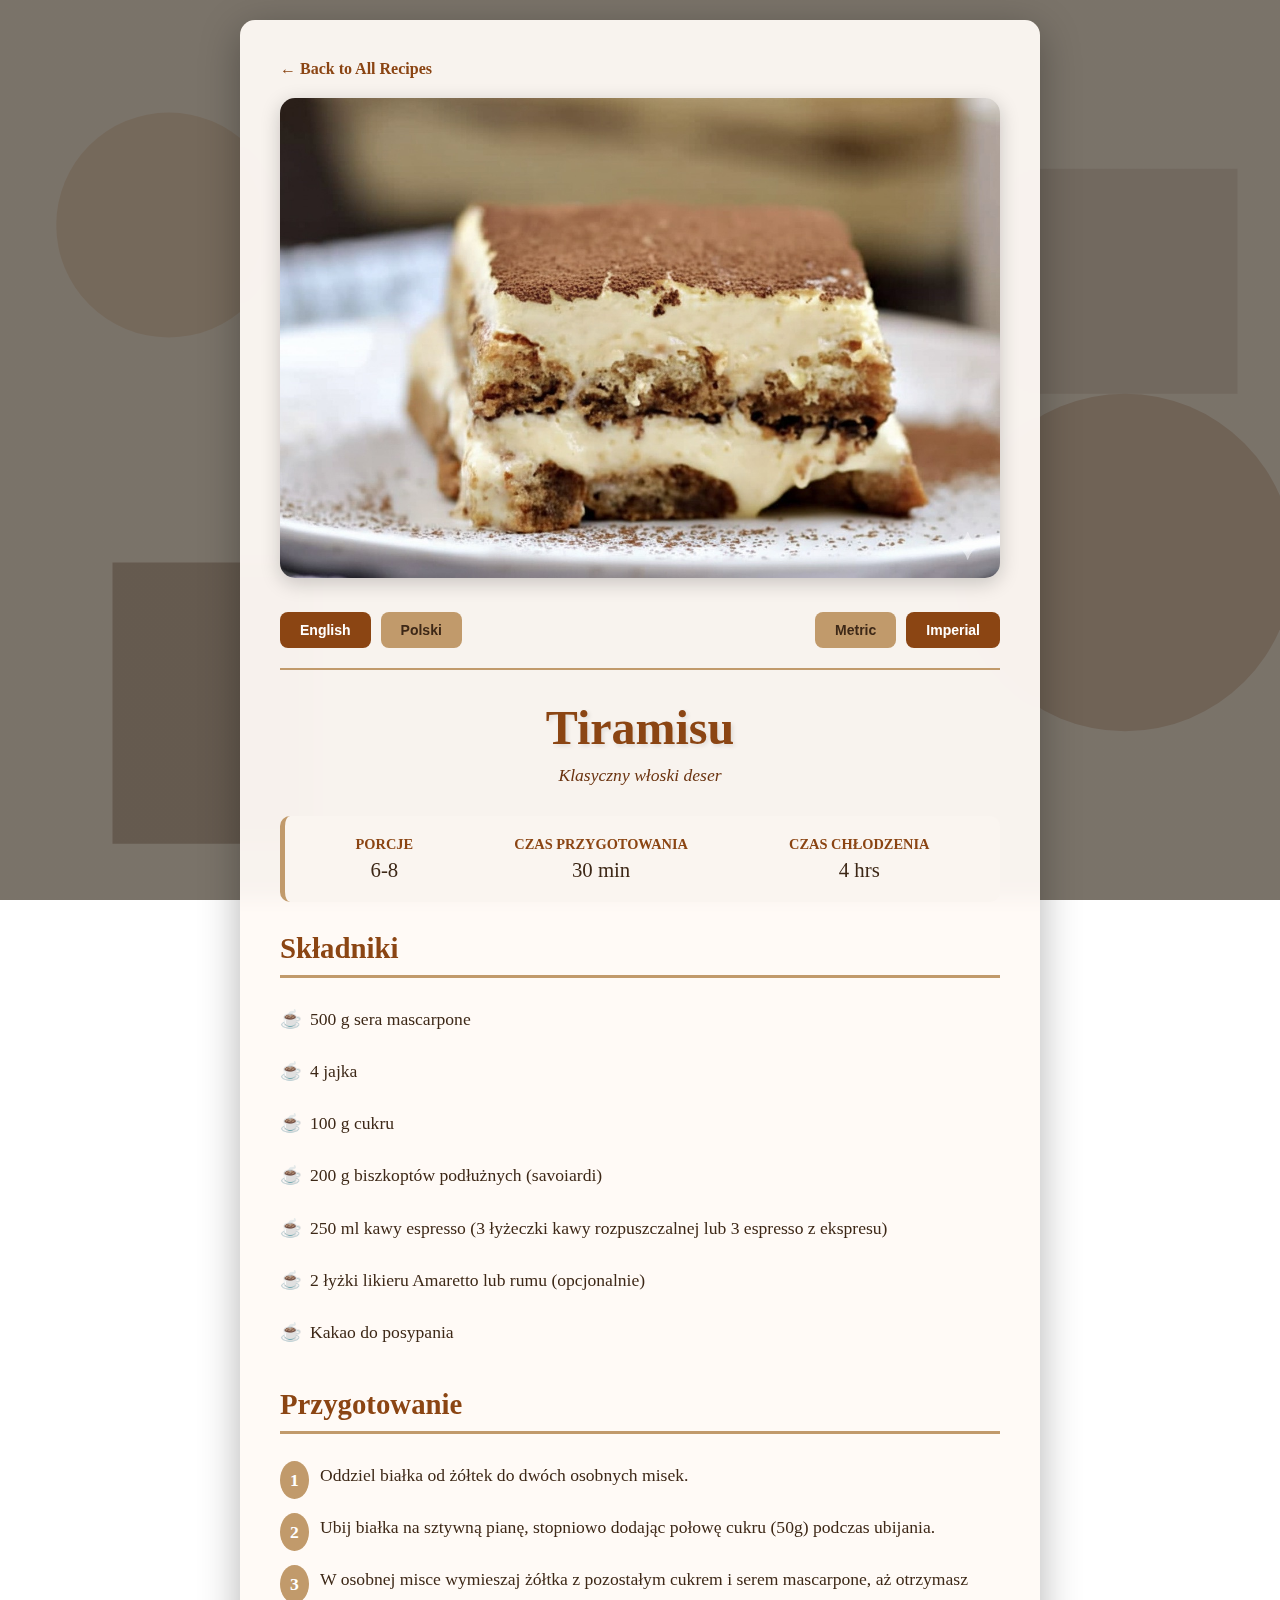
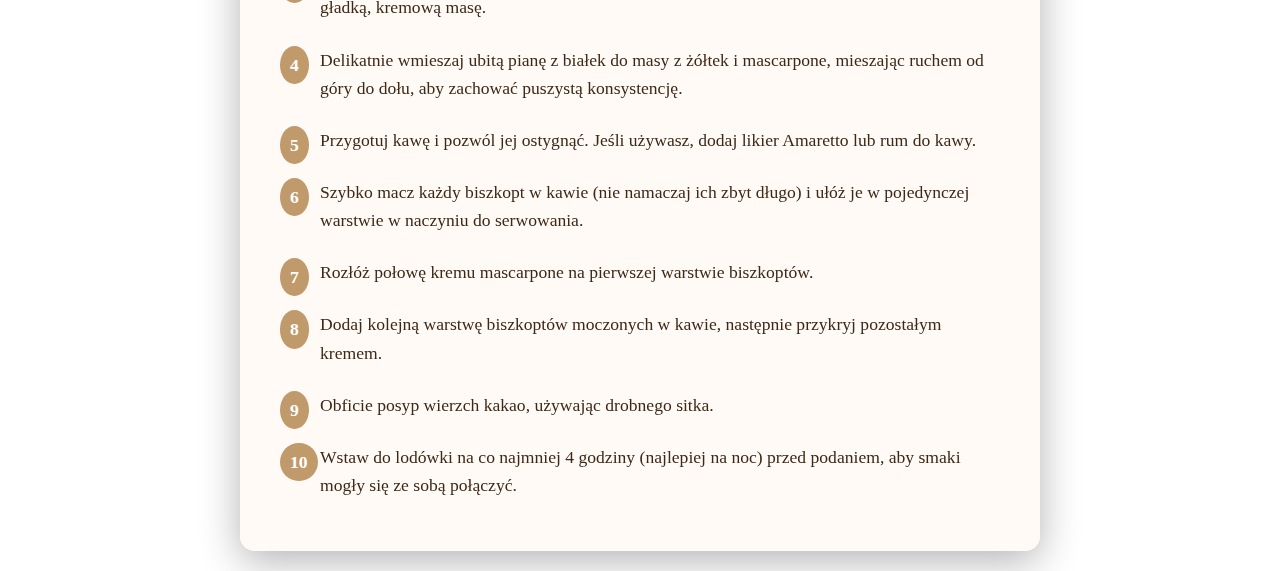
<file: recipes/tiramisu.html>
<!DOCTYPE html>
<html lang="en">
<head>
    <meta charset="UTF-8">
    <meta name="viewport" content="width=device-width, initial-scale=1.0">
    <title>Tiramisu Recipe</title>
    <style>
        * {
            margin: 0;
            padding: 0;
            box-sizing: border-box;
        }

        body {
            font-family: 'Georgia', serif;
            background: linear-gradient(rgba(0, 0, 0, 0.5), rgba(0, 0, 0, 0.5)),
                        url('data:image/svg+xml,<svg xmlns="http://www.w3.org/2000/svg" viewBox="0 0 1200 800"><rect fill="%23f5e6d3" width="1200" height="800"/><circle cx="150" cy="200" r="100" fill="%23d4a574" opacity="0.3"/><circle cx="1000" cy="500" r="150" fill="%238b4513" opacity="0.2"/><rect x="100" y="500" width="180" height="250" fill="%236b4423" opacity="0.3"/><rect x="900" y="150" width="200" height="200" fill="%23a0826d" opacity="0.2"/></svg>');
            background-size: cover;
            background-attachment: fixed;
            color: #3d2817;
            min-height: 100vh;
            padding: 20px;
        }

        .container {
            max-width: 800px;
            margin: 0 auto;
            background: rgba(255, 250, 245, 0.95);
            padding: 40px;
            border-radius: 15px;
            box-shadow: 0 10px 40px rgba(0, 0, 0, 0.3);
            backdrop-filter: blur(10px);
        }

        .hero-image {
            width: 100%;
            height: auto;
            border-radius: 15px;
            margin-bottom: 30px;
            box-shadow: 0 5px 20px rgba(0, 0, 0, 0.2);
        }

        .controls {
            display: flex;
            justify-content: space-between;
            gap: 15px;
            margin-bottom: 30px;
            padding-bottom: 20px;
            border-bottom: 2px solid #c19a6b;
        }

        .control-group {
            display: flex;
            gap: 10px;
            align-items: center;
        }

        button {
            padding: 10px 20px;
            border: none;
            background: #8b4513;
            color: white;
            border-radius: 8px;
            cursor: pointer;
            font-size: 14px;
            font-weight: bold;
            transition: all 0.3s ease;
            white-space: nowrap;
        }

        button:hover {
            background: #6b3410;
            transform: translateY(-2px);
            box-shadow: 0 4px 8px rgba(0, 0, 0, 0.2);
        }

        button.active {
            background: #c19a6b;
            color: #3d2817;
        }

        h1 {
            font-size: 3em;
            color: #8b4513;
            text-align: center;
            margin-bottom: 10px;
            text-shadow: 2px 2px 4px rgba(0, 0, 0, 0.1);
        }

        .subtitle {
            text-align: center;
            font-style: italic;
            color: #6b3410;
            margin-bottom: 30px;
            font-size: 1.1em;
        }

        h2 {
            font-size: 1.8em;
            color: #8b4513;
            margin-top: 30px;
            margin-bottom: 15px;
            border-bottom: 3px solid #c19a6b;
            padding-bottom: 10px;
        }

        .recipe-info {
            display: flex;
            justify-content: space-around;
            background: #faf5f0;
            padding: 20px;
            border-radius: 10px;
            margin-bottom: 30px;
            border-left: 5px solid #c19a6b;
        }

        .info-item {
            text-align: center;
        }

        .info-item .label {
            font-weight: bold;
            color: #8b4513;
            font-size: 0.9em;
            text-transform: uppercase;
        }

        .info-item .value {
            font-size: 1.3em;
            color: #3d2817;
            margin-top: 5px;
        }

        ul {
            list-style: none;
            padding-left: 0;
        }

        li {
            padding: 12px 0;
            padding-left: 30px;
            position: relative;
            line-height: 1.6;
            font-size: 1.1em;
        }

        li:before {
            content: "☕";
            position: absolute;
            left: 0;
        }

        .instructions li {
            counter-increment: step-counter;
            padding-left: 40px;
        }

        .instructions li:before {
            content: counter(step-counter);
            background: #c19a6b;
            color: white;
            font-weight: bold;
            padding: 5px 10px;
            border-radius: 50%;
            margin-right: 10px;
            position: absolute;
            left: 0;
        }

        .instructions {
            counter-reset: step-counter;
        }

        @media (max-width: 600px) {
            .container {
                padding: 20px;
            }

            h1 {
                font-size: 2em;
            }

            .recipe-info {
                flex-direction: column;
                gap: 15px;
            }

            button {
                padding: 8px 12px;
                font-size: 12px;
            }

            .control-group {
                gap: 5px;
            }

            .controls {
                gap: 10px;
            }
        }
    
        .back-link {
            display: inline-block;
            margin-bottom: 20px;
            color: #8b4513;
            text-decoration: none;
            font-weight: bold;
            transition: color 0.3s ease;
        }

        .back-link:hover {
            color: #6b3410;
        }
    
    </style>
</head>
<body>
    <div class="container">
        <a href="../index.html" class="back-link">← Back to All Recipes</a>

        <img src="../images/tiramisu.jpg" alt="Tiramisu dessert" class="hero-image">


        <div class="controls">
            <div class="control-group">
                <button onclick="setLanguage('en')" id="btn-en">English</button>
                <button onclick="setLanguage('pl')" id="btn-pl" class="active">Polski</button>
            </div>
            <div class="control-group">
                <button onclick="setUnit('metric')" id="btn-metric" class="active">Metric</button>
                <button onclick="setUnit('imperial')" id="btn-imperial">Imperial</button>
            </div>
        </div>

        <h1 id="title">Tiramisu</h1>
        <p class="subtitle" id="subtitle">Classic Italian dessert</p>

        <div class="recipe-info">
            <div class="info-item">
                <div class="label" id="label-servings">Servings</div>
                <div class="value" id="value-servings">6-8</div>
            </div>
            <div class="info-item">
                <div class="label" id="label-time">Prep Time</div>
                <div class="value" id="value-time">30 min</div>
            </div>
            <div class="info-item">
                <div class="label" id="label-chill">Chill Time</div>
                <div class="value" id="value-chill">4 hrs</div>
            </div>
        </div>

        <h2 id="ingredients-title">Ingredients</h2>
        <ul id="ingredients-list"></ul>

        <h2 id="instructions-title">Instructions</h2>
        <ul class="instructions" id="instructions-list"></ul>
    </div>

    <script>
        const translations = {
            en: {
                title: "Tiramisu",
                subtitle: "Classic Italian dessert",
                ingredientsTitle: "Ingredients",
                instructionsTitle: "Instructions",
                labelServings: "Servings",
                labelTime: "Prep Time",
                labelChill: "Chill Time",
                ingredients: {
                    metric: [
                        "500 g mascarpone cheese",
                        "4 large eggs",
                        "100 g sugar",
                        "200 g ladyfinger biscuits (savoiardi)",
                        "250 ml espresso coffee (3 teaspoons instant coffee or 3 espresso shots)",
                        "2 tablespoons Amaretto liqueur or rum (optional)",
                        "Cocoa powder for dusting"
                    ],
                    imperial: [
                        "17.6 oz (about 2 cups) mascarpone cheese",
                        "4 large eggs",
                        "½ cup sugar",
                        "7 oz ladyfinger biscuits (savoiardi)",
                        "1 cup espresso coffee (3 teaspoons instant coffee or 3 espresso shots)",
                        "2 tablespoons Amaretto liqueur or rum (optional)",
                        "Cocoa powder for dusting"
                    ]
                },
                instructions: [
                    "Separate the egg whites from the yolks into two different bowls.",
                    "Whisk the egg whites to stiff peaks, gradually adding half of the sugar (50g) while whisking.",
                    "In a separate bowl, mix the egg yolks with the remaining sugar and mascarpone cheese until you get a smooth, creamy mixture.",
                    "Gently fold the whipped egg whites into the yolk-mascarpone mixture, stirring from top to bottom to maintain the fluffy texture.",
                    "Prepare the coffee and let it cool. If using, add the Amaretto liqueur or rum to the coffee.",
                    "Quickly dip each ladyfinger biscuit in the coffee (don't soak them too long) and arrange them in a single layer in your serving dish.",
                    "Spread half of the mascarpone cream over the first layer of ladyfingers.",
                    "Add another layer of coffee-dipped ladyfingers, then cover with the remaining cream.",
                    "Dust the top generously with cocoa powder using a fine sieve.",
                    "Refrigerate for at least 4 hours (preferably overnight) before serving to allow the flavors to meld together."
                ]
            },
            pl: {
                title: "Tiramisu",
                subtitle: "Klasyczny włoski deser",
                ingredientsTitle: "Składniki",
                instructionsTitle: "Przygotowanie",
                labelServings: "Porcje",
                labelTime: "Czas przygotowania",
                labelChill: "Czas chłodzenia",
                ingredients: {
                    metric: [
                        "500 g sera mascarpone",
                        "4 jajka",
                        "100 g cukru",
                        "200 g biszkoptów podłużnych (savoiardi)",
                        "250 ml kawy espresso (3 łyżeczki kawy rozpuszczalnej lub 3 espresso z ekspresu)",
                        "2 łyżki likieru Amaretto lub rumu (opcjonalnie)",
                        "Kakao do posypania"
                    ],
                    imperial: [
                        "17.6 oz (około 2 filiżanki) sera mascarpone",
                        "4 jajka",
                        "½ filiżanki cukru",
                        "7 oz biszkoptów podłużnych (savoiardi)",
                        "1 filiżanka kawy espresso (3 łyżeczki kawy rozpuszczalnej lub 3 espresso z ekspresu)",
                        "2 łyżki likieru Amaretto lub rumu (opcjonalnie)",
                        "Kakao do posypania"
                    ]
                },
                instructions: [
                    "Oddziel białka od żółtek do dwóch osobnych misek.",
                    "Ubij białka na sztywną pianę, stopniowo dodając połowę cukru (50g) podczas ubijania.",
                    "W osobnej misce wymieszaj żółtka z pozostałym cukrem i serem mascarpone, aż otrzymasz gładką, kremową masę.",
                    "Delikatnie wmieszaj ubitą pianę z białek do masy z żółtek i mascarpone, mieszając ruchem od góry do dołu, aby zachować puszystą konsystencję.",
                    "Przygotuj kawę i pozwól jej ostygnąć. Jeśli używasz, dodaj likier Amaretto lub rum do kawy.",
                    "Szybko macz każdy biszkopt w kawie (nie namaczaj ich zbyt długo) i ułóż je w pojedynczej warstwie w naczyniu do serwowania.",
                    "Rozłóż połowę kremu mascarpone na pierwszej warstwie biszkoptów.",
                    "Dodaj kolejną warstwę biszkoptów moczonych w kawie, następnie przykryj pozostałym kremem.",
                    "Obficie posyp wierzch kakao, używając drobnego sitka.",
                    "Wstaw do lodówki na co najmniej 4 godziny (najlepiej na noc) przed podaniem, aby smaki mogły się ze sobą połączyć."
                ]
            }
        };

        let currentLang = 'pl';
        let currentUnit = 'metric';

        function setLanguage(lang) {
            currentLang = lang;
            document.getElementById('btn-en').classList.toggle('active', lang === 'en');
            document.getElementById('btn-pl').classList.toggle('active', lang === 'pl');
            updateContent();
        }

        function setUnit(unit) {
            currentUnit = unit;
            document.getElementById('btn-metric').classList.toggle('active', unit === 'metric');
            document.getElementById('btn-imperial').classList.toggle('active', unit === 'imperial');
            updateContent();
        }

        function updateContent() {
            const t = translations[currentLang];

            document.getElementById('title').textContent = t.title;
            document.getElementById('subtitle').textContent = t.subtitle;
            document.getElementById('ingredients-title').textContent = t.ingredientsTitle;
            document.getElementById('instructions-title').textContent = t.instructionsTitle;
            document.getElementById('label-servings').textContent = t.labelServings;
            document.getElementById('label-time').textContent = t.labelTime;
            document.getElementById('label-chill').textContent = t.labelChill;

            const ingredientsList = document.getElementById('ingredients-list');
            ingredientsList.innerHTML = '';
            t.ingredients[currentUnit].forEach(ingredient => {
                const li = document.createElement('li');
                li.textContent = ingredient;
                ingredientsList.appendChild(li);
            });

            const instructionsList = document.getElementById('instructions-list');
            instructionsList.innerHTML = '';
            t.instructions.forEach(instruction => {
                const li = document.createElement('li');
                li.textContent = instruction;
                instructionsList.appendChild(li);
            });
        }

        updateContent();
    </script>
</body>
</html>
</file>
<file: css/styles.css>
* {
    margin: 0;
    padding: 0;
    box-sizing: border-box;
}

body {
    font-family: 'Georgia', serif;
    background: linear-gradient(rgba(0, 0, 0, 0.5), rgba(0, 0, 0, 0.5)),
                url('data:image/svg+xml,<svg xmlns="http://www.w3.org/2000/svg" viewBox="0 0 1200 800"><rect fill="%23f4e4c1" width="1200" height="800"/><circle cx="200" cy="150" r="80" fill="%23d4a574" opacity="0.3"/><circle cx="900" cy="600" r="120" fill="%23d4a574" opacity="0.2"/><rect x="50" y="400" width="200" height="300" fill="%238b6f47" opacity="0.3"/><rect x="800" y="100" width="150" height="250" fill="%238b6f47" opacity="0.2"/></svg>');
    background-size: cover;
    background-attachment: fixed;
    color: #2c1810;
    min-height: 100vh;
    padding: 20px;
}

.container {
    max-width: 800px;
    margin: 0 auto;
    background: rgba(255, 250, 240, 0.95);
    padding: 40px;
    border-radius: 15px;
    box-shadow: 0 10px 40px rgba(0, 0, 0, 0.3);
    backdrop-filter: blur(10px);
}

.hero-image {
    width: 100%;
    height: auto;
    border-radius: 15px;
    margin-bottom: 30px;
    box-shadow: 0 5px 20px rgba(0, 0, 0, 0.2);
}

.back-link {
    display: inline-block;
    margin-bottom: 20px;
    color: #8b6f47;
    text-decoration: none;
    font-weight: bold;
    transition: color 0.3s ease;
}

.back-link:hover {
    color: #6d5635;
}

.controls {
    display: flex;
    justify-content: space-between;
    gap: 15px;
    margin-bottom: 30px;
    padding-bottom: 20px;
    border-bottom: 2px solid #d4a574;
}

.control-group {
    display: flex;
    gap: 10px;
    align-items: center;
}

button {
    padding: 10px 20px;
    border: none;
    background: #8b6f47;
    color: white;
    border-radius: 8px;
    cursor: pointer;
    font-size: 14px;
    font-weight: bold;
    transition: all 0.3s ease;
    white-space: nowrap;
}

button:hover {
    background: #6d5635;
    transform: translateY(-2px);
    box-shadow: 0 4px 8px rgba(0, 0, 0, 0.2);
}

button.active {
    background: #d4a574;
    color: #2c1810;
}

h1 {
    font-size: 3em;
    color: #8b6f47;
    text-align: center;
    margin-bottom: 10px;
    text-shadow: 2px 2px 4px rgba(0, 0, 0, 0.1);
}

.subtitle {
    text-align: center;
    font-style: italic;
    color: #6d5635;
    margin-bottom: 30px;
    font-size: 1.1em;
}

h2 {
    font-size: 1.8em;
    color: #8b6f47;
    margin-top: 30px;
    margin-bottom: 15px;
    border-bottom: 3px solid #d4a574;
    padding-bottom: 10px;
}

.recipe-info {
    display: flex;
    justify-content: space-around;
    background: #f9f3e6;
    padding: 20px;
    border-radius: 10px;
    margin-bottom: 30px;
    border-left: 5px solid #d4a574;
}

.info-item {
    text-align: center;
}

.info-item .label {
    font-weight: bold;
    color: #8b6f47;
    font-size: 0.9em;
    text-transform: uppercase;
}

.info-item .value {
    font-size: 1.3em;
    color: #2c1810;
    margin-top: 5px;
}

ul {
    list-style: none;
    padding-left: 0;
}

li {
    padding: 12px 0;
    padding-left: 30px;
    position: relative;
    line-height: 1.6;
    font-size: 1.1em;
}

li:before {
    content: "🥄";
    position: absolute;
    left: 0;
}

.instructions li {
    counter-increment: step-counter;
    padding-left: 40px;
}

.instructions li:before {
    content: counter(step-counter);
    background: #d4a574;
    color: white;
    font-weight: bold;
    padding: 5px 10px;
    border-radius: 50%;
    margin-right: 10px;
    position: absolute;
    left: 0;
}

.instructions {
    counter-reset: step-counter;
}

@media (max-width: 600px) {
    .container {
        padding: 20px;
    }

    h1 {
        font-size: 2em;
    }

    .recipe-info {
        flex-direction: column;
        gap: 15px;
    }

    button {
        padding: 8px 12px;
        font-size: 12px;
    }

    .control-group {
        gap: 5px;
    }

    .controls {
        gap: 10px;
    }
}
</file>
